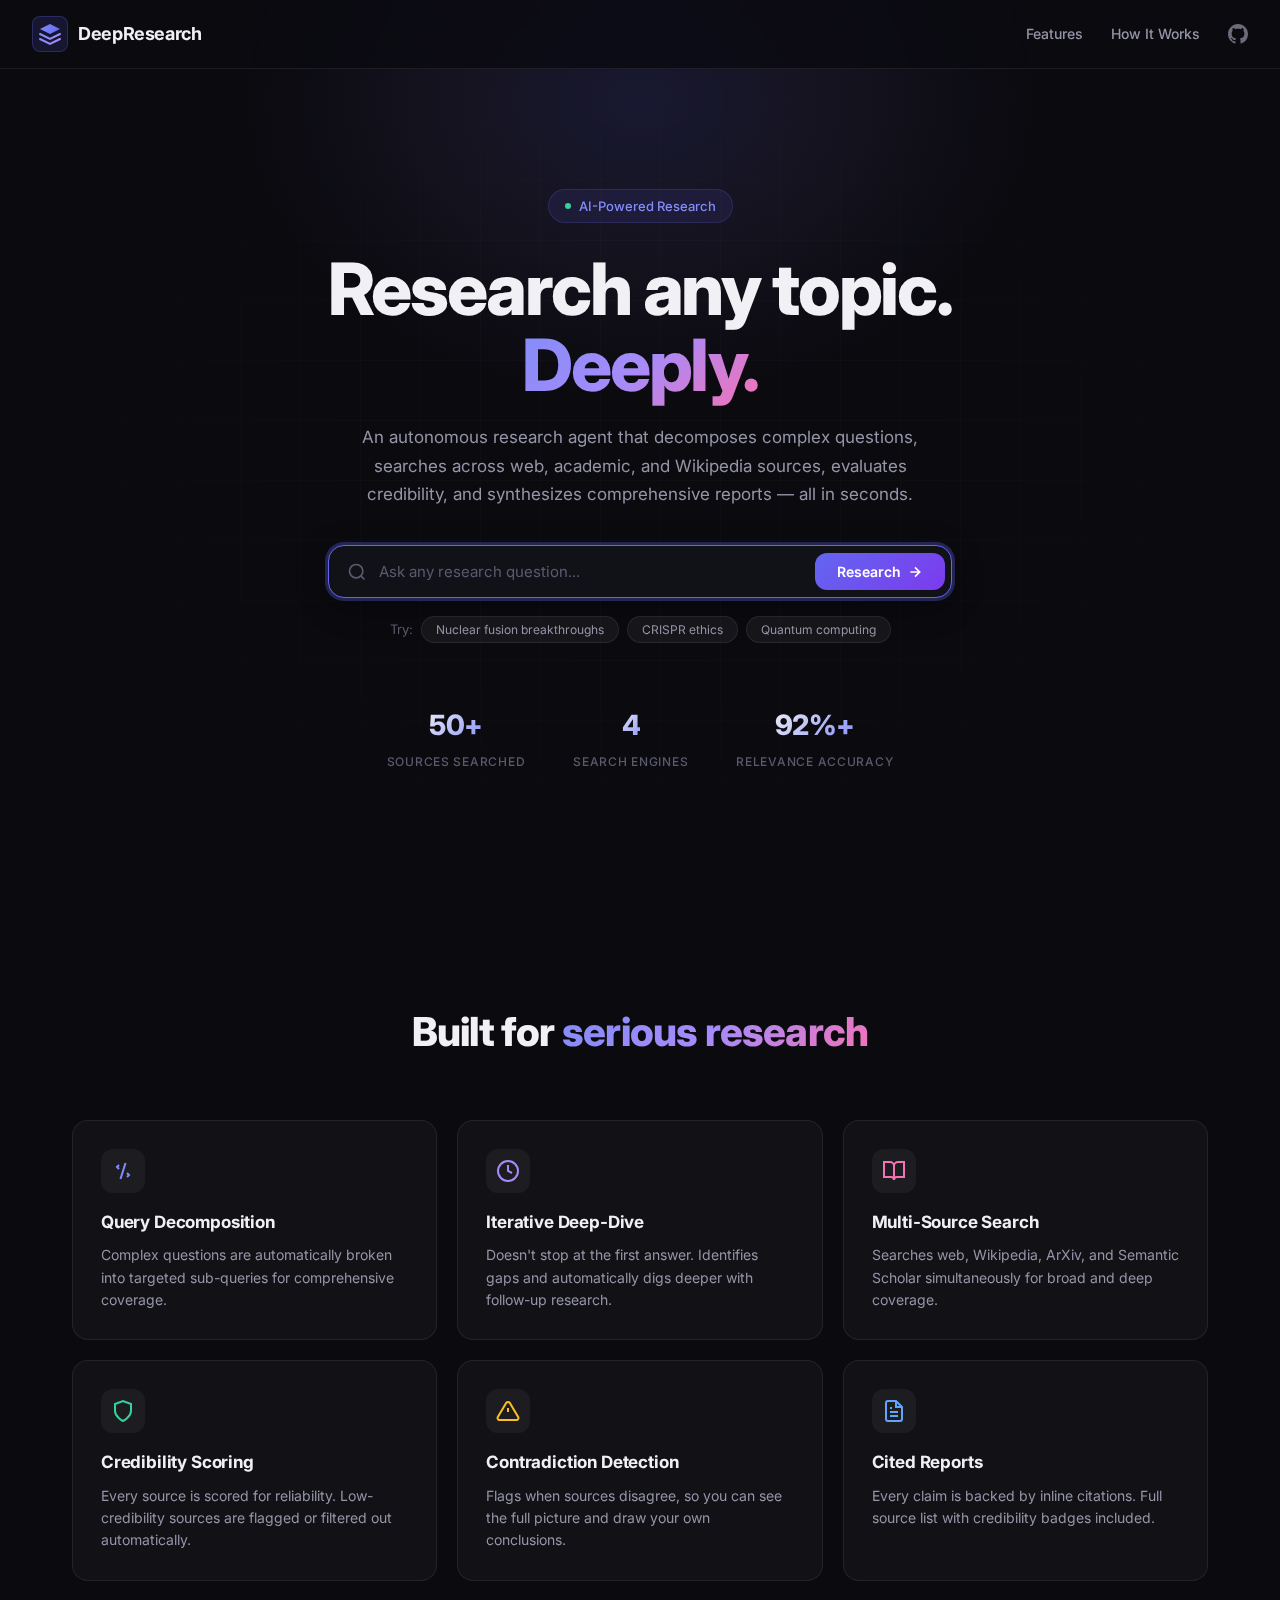
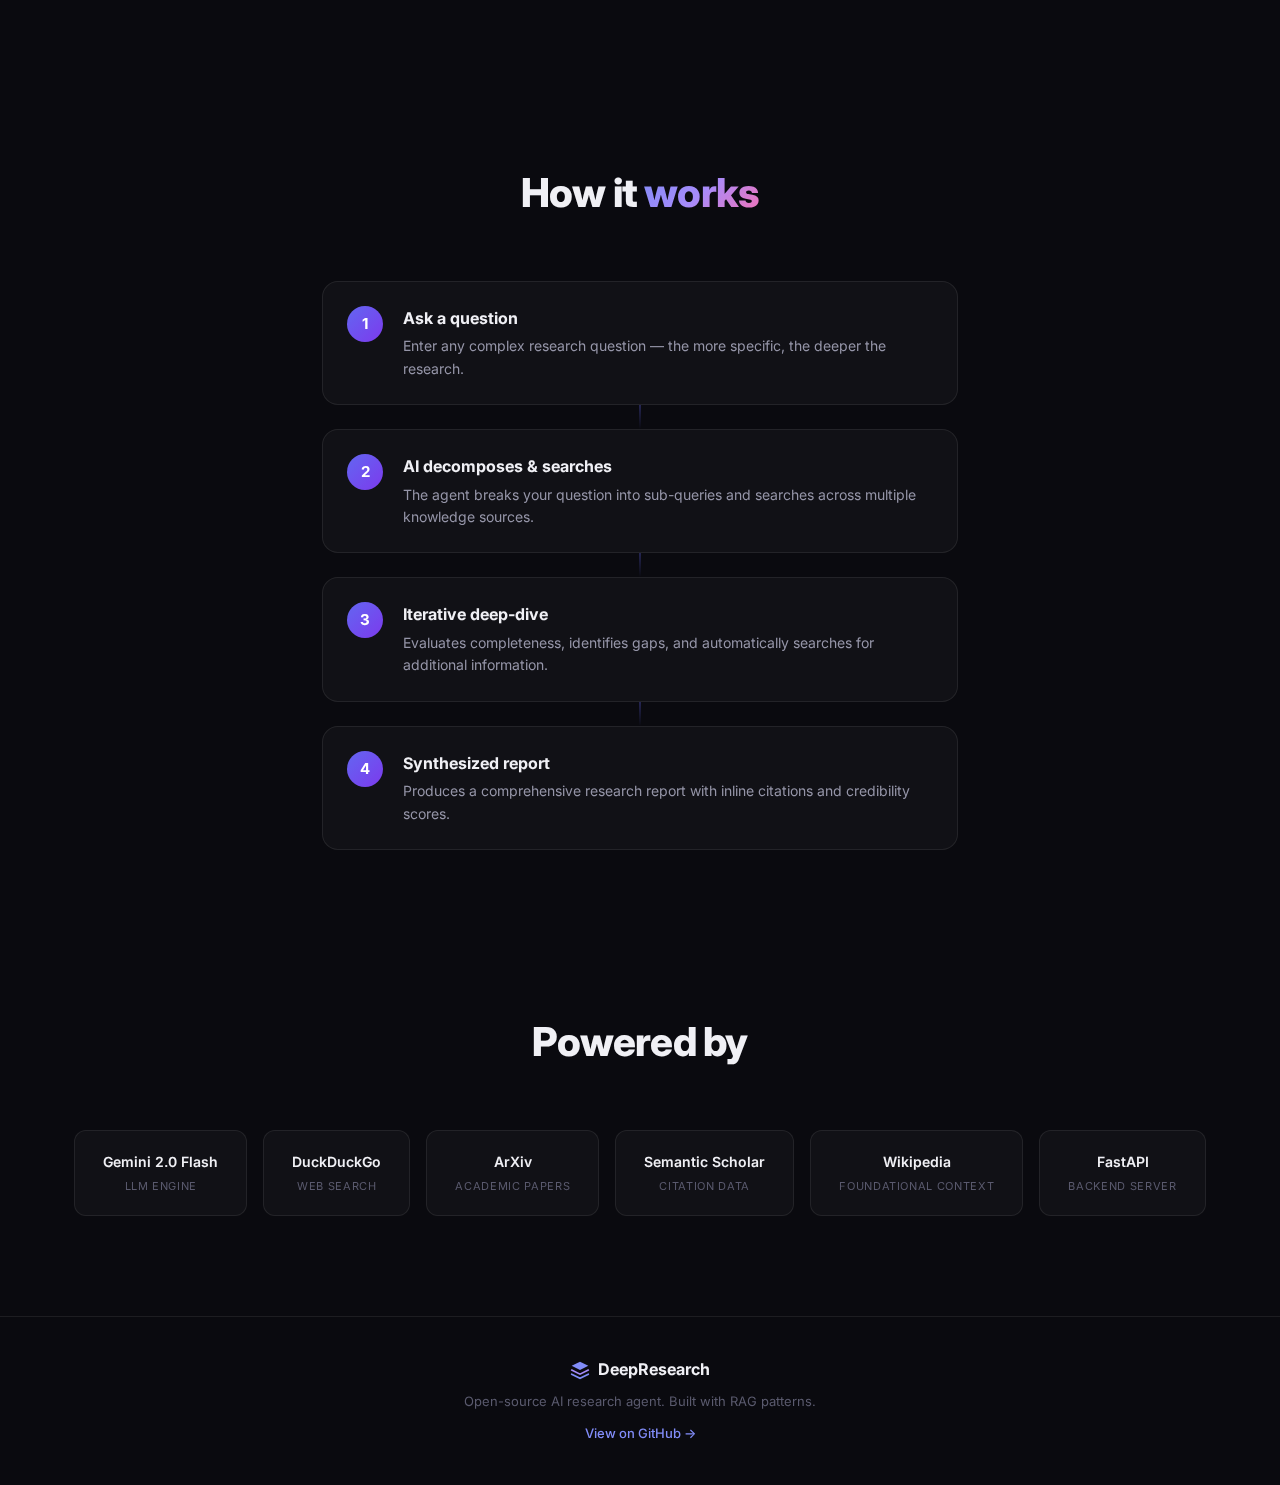
<file: static/index.html>
<!DOCTYPE html>
<html lang="en">
<head>
    <meta charset="UTF-8">
    <meta name="viewport" content="width=device-width, initial-scale=1.0">
    <title>DeepResearch — AI-Powered Research Agent</title>
    <meta name="description" content="Autonomous multi-source research agent powered by AI. Deep-dive into any topic with web, academic, and Wikipedia sources.">
    <link rel="preconnect" href="https://fonts.googleapis.com">
    <link href="https://fonts.googleapis.com/css2?family=Inter:wght@300;400;500;600;700;800;900&family=JetBrains+Mono:wght@400;500&display=swap" rel="stylesheet">
    <link rel="stylesheet" href="/static/css/style.css">
</head>
<body>
    <!-- Nav -->
    <nav class="nav">
        <a href="/" class="nav-logo">
            <div class="logo-icon">
                <svg width="24" height="24" viewBox="0 0 24 24" fill="none">
                    <path d="M12 2L2 7L12 12L22 7L12 2Z" fill="url(#grad1)"/>
                    <path d="M2 17L12 22L22 17" stroke="url(#grad2)" stroke-width="2" stroke-linecap="round"/>
                    <path d="M2 12L12 17L22 12" stroke="url(#grad2)" stroke-width="2" stroke-linecap="round"/>
                    <defs>
                        <linearGradient id="grad1" x1="2" y1="2" x2="22" y2="12" gradientUnits="userSpaceOnUse">
                            <stop stop-color="#818cf8"/><stop offset="1" stop-color="#6366f1"/>
                        </linearGradient>
                        <linearGradient id="grad2" x1="2" y1="12" x2="22" y2="22" gradientUnits="userSpaceOnUse">
                            <stop stop-color="#818cf8"/><stop offset="1" stop-color="#a78bfa"/>
                        </linearGradient>
                    </defs>
                </svg>
            </div>
            <span>DeepResearch</span>
        </a>
        <div class="nav-links">
            <a href="#features">Features</a>
            <a href="#how-it-works">How It Works</a>
            <a href="https://github.com/KingReaper6940/AI-Research-Agent" target="_blank" class="nav-github">
                <svg width="20" height="20" viewBox="0 0 24 24" fill="currentColor"><path d="M12 0C5.37 0 0 5.37 0 12c0 5.31 3.435 9.795 8.205 11.385.6.105.825-.255.825-.57 0-.285-.015-1.23-.015-2.235-3.015.555-3.795-.735-4.035-1.41-.135-.345-.72-1.41-1.23-1.695-.42-.225-1.02-.78-.015-.795.945-.015 1.62.87 1.845 1.23 1.08 1.815 2.805 1.305 3.495.99.105-.78.42-1.305.765-1.605-2.67-.3-5.46-1.335-5.46-5.925 0-1.305.465-2.385 1.23-3.225-.12-.3-.54-1.53.12-3.18 0 0 1.005-.315 3.3 1.23.96-.27 1.98-.405 3-.405s2.04.135 3 .405c2.295-1.56 3.3-1.23 3.3-1.23.66 1.65.24 2.88.12 3.18.765.84 1.23 1.905 1.23 3.225 0 4.605-2.805 5.625-5.475 5.925.435.375.81 1.095.81 2.22 0 1.605-.015 2.895-.015 3.3 0 .315.225.69.825.57A12.02 12.02 0 0024 12c0-6.63-5.37-12-12-12z"/></svg>
            </a>
        </div>
    </nav>

    <!-- Hero -->
    <section class="hero">
        <div class="hero-glow"></div>
        <div class="hero-grid"></div>
        <div class="hero-content">
            <div class="hero-badge">
                <span class="badge-dot"></span>
                AI-Powered Research
            </div>
            <h1>Research any topic.<br><span class="gradient-text">Deeply.</span></h1>
            <p class="hero-subtitle">
                An autonomous research agent that decomposes complex questions, searches across web, academic, and Wikipedia sources, 
                evaluates credibility, and synthesizes comprehensive reports — all in seconds.
            </p>
            <form class="search-form" id="searchForm">
                <div class="search-container">
                    <svg class="search-icon" width="20" height="20" viewBox="0 0 24 24" fill="none" stroke="currentColor" stroke-width="2">
                        <circle cx="11" cy="11" r="8"/><path d="M21 21l-4.35-4.35"/>
                    </svg>
                    <input type="text" id="searchInput" class="search-input" 
                           placeholder="Ask any research question..." 
                           autocomplete="off" spellcheck="false">
                    <button type="submit" class="search-btn">
                        Research
                        <svg width="16" height="16" viewBox="0 0 24 24" fill="none" stroke="currentColor" stroke-width="2.5">
                            <path d="M5 12h14M12 5l7 7-7 7"/>
                        </svg>
                    </button>
                </div>
            </form>
            <div class="example-queries">
                <span class="example-label">Try:</span>
                <button class="example-chip" data-query="What are the latest breakthroughs in nuclear fusion energy?">Nuclear fusion breakthroughs</button>
                <button class="example-chip" data-query="How does CRISPR gene editing work and what are its ethical implications?">CRISPR ethics</button>
                <button class="example-chip" data-query="What is the current state of quantum computing and when will it be practical?">Quantum computing</button>
            </div>
        </div>
        <div class="hero-stats">
            <div class="stat">
                <span class="stat-number">50+</span>
                <span class="stat-label">Sources Searched</span>
            </div>
            <div class="stat">
                <span class="stat-number">4</span>
                <span class="stat-label">Search Engines</span>
            </div>
            <div class="stat">
                <span class="stat-number">92%+</span>
                <span class="stat-label">Relevance Accuracy</span>
            </div>
        </div>
    </section>

    <!-- Features -->
    <section class="features" id="features">
        <h2 class="section-title">Built for <span class="gradient-text">serious research</span></h2>
        <div class="features-grid">
            <div class="feature-card">
                <div class="feature-icon" style="--accent: #818cf8;">
                    <svg width="24" height="24" viewBox="0 0 24 24" fill="none" stroke="currentColor" stroke-width="2">
                        <path d="M16 18l2-2-2-2"/><path d="M8 6L6 8l2 2"/>
                        <path d="M14.5 4l-5 16"/>
                    </svg>
                </div>
                <h3>Query Decomposition</h3>
                <p>Complex questions are automatically broken into targeted sub-queries for comprehensive coverage.</p>
            </div>
            <div class="feature-card">
                <div class="feature-icon" style="--accent: #a78bfa;">
                    <svg width="24" height="24" viewBox="0 0 24 24" fill="none" stroke="currentColor" stroke-width="2">
                        <circle cx="12" cy="12" r="10"/><path d="M12 6v6l4 2"/>
                    </svg>
                </div>
                <h3>Iterative Deep-Dive</h3>
                <p>Doesn't stop at the first answer. Identifies gaps and automatically digs deeper with follow-up research.</p>
            </div>
            <div class="feature-card">
                <div class="feature-icon" style="--accent: #f472b6;">
                    <svg width="24" height="24" viewBox="0 0 24 24" fill="none" stroke="currentColor" stroke-width="2">
                        <path d="M2 3h6a4 4 0 014 4v14a3 3 0 00-3-3H2z"/><path d="M22 3h-6a4 4 0 00-4 4v14a3 3 0 013-3h7z"/>
                    </svg>
                </div>
                <h3>Multi-Source Search</h3>
                <p>Searches web, Wikipedia, ArXiv, and Semantic Scholar simultaneously for broad and deep coverage.</p>
            </div>
            <div class="feature-card">
                <div class="feature-icon" style="--accent: #34d399;">
                    <svg width="24" height="24" viewBox="0 0 24 24" fill="none" stroke="currentColor" stroke-width="2">
                        <path d="M12 22s8-4 8-10V5l-8-3-8 3v7c0 6 8 10 8 10z"/>
                    </svg>
                </div>
                <h3>Credibility Scoring</h3>
                <p>Every source is scored for reliability. Low-credibility sources are flagged or filtered out automatically.</p>
            </div>
            <div class="feature-card">
                <div class="feature-icon" style="--accent: #fbbf24;">
                    <svg width="24" height="24" viewBox="0 0 24 24" fill="none" stroke="currentColor" stroke-width="2">
                        <path d="M10.29 3.86L1.82 18a2 2 0 001.71 3h16.94a2 2 0 001.71-3L13.71 3.86a2 2 0 00-3.42 0z"/>
                        <line x1="12" y1="9" x2="12" y2="13"/><line x1="12" y1="17" x2="12.01" y2="17"/>
                    </svg>
                </div>
                <h3>Contradiction Detection</h3>
                <p>Flags when sources disagree, so you can see the full picture and draw your own conclusions.</p>
            </div>
            <div class="feature-card">
                <div class="feature-icon" style="--accent: #60a5fa;">
                    <svg width="24" height="24" viewBox="0 0 24 24" fill="none" stroke="currentColor" stroke-width="2">
                        <path d="M14 2H6a2 2 0 00-2 2v16a2 2 0 002 2h12a2 2 0 002-2V8z"/>
                        <path d="M14 2v6h6"/><line x1="16" y1="13" x2="8" y2="13"/>
                        <line x1="16" y1="17" x2="8" y2="17"/><path d="M10 9H8"/>
                    </svg>
                </div>
                <h3>Cited Reports</h3>
                <p>Every claim is backed by inline citations. Full source list with credibility badges included.</p>
            </div>
        </div>
    </section>

    <!-- How It Works -->
    <section class="how-it-works" id="how-it-works">
        <h2 class="section-title">How it <span class="gradient-text">works</span></h2>
        <div class="steps">
            <div class="step">
                <div class="step-number">1</div>
                <div class="step-content">
                    <h3>Ask a question</h3>
                    <p>Enter any complex research question — the more specific, the deeper the research.</p>
                </div>
            </div>
            <div class="step-connector"></div>
            <div class="step">
                <div class="step-number">2</div>
                <div class="step-content">
                    <h3>AI decomposes & searches</h3>
                    <p>The agent breaks your question into sub-queries and searches across multiple knowledge sources.</p>
                </div>
            </div>
            <div class="step-connector"></div>
            <div class="step">
                <div class="step-number">3</div>
                <div class="step-content">
                    <h3>Iterative deep-dive</h3>
                    <p>Evaluates completeness, identifies gaps, and automatically searches for additional information.</p>
                </div>
            </div>
            <div class="step-connector"></div>
            <div class="step">
                <div class="step-number">4</div>
                <div class="step-content">
                    <h3>Synthesized report</h3>
                    <p>Produces a comprehensive research report with inline citations and credibility scores.</p>
                </div>
            </div>
        </div>
    </section>

    <!-- Tech Stack -->
    <section class="tech-stack">
        <h2 class="section-title">Powered by</h2>
        <div class="tech-logos">
            <div class="tech-item">
                <span class="tech-name">Gemini 2.0 Flash</span>
                <span class="tech-desc">LLM Engine</span>
            </div>
            <div class="tech-item">
                <span class="tech-name">DuckDuckGo</span>
                <span class="tech-desc">Web Search</span>
            </div>
            <div class="tech-item">
                <span class="tech-name">ArXiv</span>
                <span class="tech-desc">Academic Papers</span>
            </div>
            <div class="tech-item">
                <span class="tech-name">Semantic Scholar</span>
                <span class="tech-desc">Citation Data</span>
            </div>
            <div class="tech-item">
                <span class="tech-name">Wikipedia</span>
                <span class="tech-desc">Foundational Context</span>
            </div>
            <div class="tech-item">
                <span class="tech-name">FastAPI</span>
                <span class="tech-desc">Backend Server</span>
            </div>
        </div>
    </section>

    <!-- Footer -->
    <footer class="footer">
        <div class="footer-content">
            <div class="footer-logo">
                <svg width="20" height="20" viewBox="0 0 24 24" fill="none">
                    <path d="M12 2L2 7L12 12L22 7L12 2Z" fill="#818cf8"/>
                    <path d="M2 17L12 22L22 17" stroke="#818cf8" stroke-width="2" stroke-linecap="round"/>
                    <path d="M2 12L12 17L22 12" stroke="#a78bfa" stroke-width="2" stroke-linecap="round"/>
                </svg>
                <span>DeepResearch</span>
            </div>
            <p>Open-source AI research agent. Built with RAG patterns.</p>
            <a href="https://github.com/KingReaper6940/AI-Research-Agent" target="_blank" class="footer-link">View on GitHub →</a>
        </div>
    </footer>

    <script src="/static/js/app.js"></script>
</body>
</html>
</file>
<file: static/css/style.css>
/* ── DeepResearch — Premium Design System ──────────────── */
/* Dark theme, glassmorphism, Indigo/Violet accent palette */

/* ══ Reset & Base ══════════════════════════════════════════ */
*, *::before, *::after {
    margin: 0;
    padding: 0;
    box-sizing: border-box;
}

:root {
    /* Colors */
    --bg-primary: #0a0a0f;
    --bg-secondary: #111118;
    --bg-tertiary: #1a1a24;
    --bg-card: rgba(255, 255, 255, 0.03);
    --bg-card-hover: rgba(255, 255, 255, 0.06);
    --bg-glass: rgba(255, 255, 255, 0.05);
    --border: rgba(255, 255, 255, 0.08);
    --border-hover: rgba(255, 255, 255, 0.15);
    --text-primary: #f0f0f5;
    --text-secondary: #9595a8;
    --text-muted: #5a5a6e;
    --accent: #6366f1;
    --accent-light: #818cf8;
    --accent-lighter: #a78bfa;
    --accent-glow: rgba(99, 102, 241, 0.3);
    --green: #34d399;
    --yellow: #fbbf24;
    --red: #f87171;
    --pink: #f472b6;

    /* Typography */
    --font-sans: 'Inter', -apple-system, BlinkMacSystemFont, sans-serif;
    --font-mono: 'JetBrains Mono', 'Fira Code', monospace;

    /* Spacing */
    --container: 1200px;
    --radius: 12px;
    --radius-sm: 8px;
    --radius-lg: 16px;
}

html {
    scroll-behavior: smooth;
}

body {
    font-family: var(--font-sans);
    background: var(--bg-primary);
    color: var(--text-primary);
    line-height: 1.6;
    -webkit-font-smoothing: antialiased;
    overflow-x: hidden;
}

a {
    color: var(--accent-light);
    text-decoration: none;
    transition: color 0.2s;
}
a:hover {
    color: var(--accent-lighter);
}

/* ══ Navigation ═══════════════════════════════════════════ */
.nav {
    position: fixed;
    top: 0;
    left: 0;
    right: 0;
    z-index: 100;
    display: flex;
    align-items: center;
    justify-content: space-between;
    padding: 16px 32px;
    background: rgba(10, 10, 15, 0.8);
    backdrop-filter: blur(20px) saturate(180%);
    -webkit-backdrop-filter: blur(20px) saturate(180%);
    border-bottom: 1px solid var(--border);
}

.nav-logo {
    display: flex;
    align-items: center;
    gap: 10px;
    color: var(--text-primary);
    font-weight: 700;
    font-size: 18px;
    letter-spacing: -0.02em;
}

.logo-icon {
    display: flex;
    align-items: center;
    justify-content: center;
    width: 36px;
    height: 36px;
    border-radius: var(--radius-sm);
    background: rgba(99, 102, 241, 0.15);
    border: 1px solid rgba(99, 102, 241, 0.25);
}

.nav-links {
    display: flex;
    align-items: center;
    gap: 28px;
}

.nav-links a {
    color: var(--text-secondary);
    font-size: 14px;
    font-weight: 500;
    transition: color 0.2s;
}
.nav-links a:hover {
    color: var(--text-primary);
}

.nav-github {
    display: flex;
    align-items: center;
    opacity: 0.7;
    transition: opacity 0.2s;
}
.nav-github:hover {
    opacity: 1;
}

.nav-back {
    color: var(--text-secondary) !important;
    font-size: 14px;
    font-weight: 500;
}

/* ══ Hero ══════════════════════════════════════════════════ */
.hero {
    position: relative;
    min-height: 100vh;
    display: flex;
    flex-direction: column;
    align-items: center;
    justify-content: center;
    padding: 120px 32px 60px;
    text-align: center;
    overflow: hidden;
}

.hero-glow {
    position: absolute;
    top: -200px;
    left: 50%;
    transform: translateX(-50%);
    width: 800px;
    height: 600px;
    background: radial-gradient(
        ellipse at center,
        rgba(99, 102, 241, 0.15) 0%,
        rgba(167, 139, 250, 0.08) 30%,
        transparent 70%
    );
    pointer-events: none;
    animation: glowPulse 8s ease-in-out infinite;
}

@keyframes glowPulse {
    0%, 100% { opacity: 0.8; transform: translateX(-50%) scale(1); }
    50% { opacity: 1; transform: translateX(-50%) scale(1.1); }
}

.hero-grid {
    position: absolute;
    top: 0;
    left: 0;
    right: 0;
    bottom: 0;
    background-image:
        linear-gradient(rgba(255,255,255,0.02) 1px, transparent 1px),
        linear-gradient(90deg, rgba(255,255,255,0.02) 1px, transparent 1px);
    background-size: 60px 60px;
    mask-image: radial-gradient(ellipse at center, black 30%, transparent 70%);
    -webkit-mask-image: radial-gradient(ellipse at center, black 30%, transparent 70%);
    pointer-events: none;
}

.hero-content {
    position: relative;
    z-index: 2;
    max-width: 750px;
}

.hero-badge {
    display: inline-flex;
    align-items: center;
    gap: 8px;
    padding: 6px 16px;
    background: rgba(99, 102, 241, 0.1);
    border: 1px solid rgba(99, 102, 241, 0.2);
    border-radius: 100px;
    font-size: 13px;
    font-weight: 500;
    color: var(--accent-light);
    margin-bottom: 28px;
    animation: fadeInUp 0.6s ease-out;
}

.badge-dot {
    width: 6px;
    height: 6px;
    background: var(--green);
    border-radius: 50%;
    animation: dotPulse 2s ease-in-out infinite;
}

@keyframes dotPulse {
    0%, 100% { opacity: 1; }
    50% { opacity: 0.4; }
}

.hero h1 {
    font-size: clamp(40px, 6vw, 72px);
    font-weight: 800;
    line-height: 1.05;
    letter-spacing: -0.03em;
    margin-bottom: 20px;
    animation: fadeInUp 0.6s ease-out 0.1s both;
}

.gradient-text {
    background: linear-gradient(135deg, var(--accent-light) 0%, var(--accent-lighter) 50%, var(--pink) 100%);
    -webkit-background-clip: text;
    -webkit-text-fill-color: transparent;
    background-clip: text;
}

.hero-subtitle {
    font-size: 17px;
    line-height: 1.7;
    color: var(--text-secondary);
    max-width: 600px;
    margin: 0 auto 36px;
    animation: fadeInUp 0.6s ease-out 0.2s both;
}

@keyframes fadeInUp {
    from { opacity: 0; transform: translateY(16px); }
    to { opacity: 1; transform: translateY(0); }
}

/* ══ Search Form ══════════════════════════════════════════ */
.search-form {
    animation: fadeInUp 0.6s ease-out 0.3s both;
}

.search-container {
    display: flex;
    align-items: center;
    gap: 8px;
    background: var(--bg-secondary);
    border: 1px solid var(--border);
    border-radius: var(--radius-lg);
    padding: 6px 6px 6px 18px;
    transition: border-color 0.3s, box-shadow 0.3s;
    max-width: 650px;
    margin: 0 auto;
}

.search-container:focus-within {
    border-color: var(--accent);
    box-shadow: 0 0 0 3px var(--accent-glow), 0 8px 32px rgba(0,0,0,0.3);
}

.search-icon {
    color: var(--text-muted);
    flex-shrink: 0;
}

.search-input {
    flex: 1;
    background: none;
    border: none;
    outline: none;
    color: var(--text-primary);
    font-family: var(--font-sans);
    font-size: 15px;
    padding: 10px 4px;
}

.search-input::placeholder {
    color: var(--text-muted);
}

.search-btn {
    display: flex;
    align-items: center;
    gap: 6px;
    padding: 10px 22px;
    background: linear-gradient(135deg, var(--accent) 0%, #7c3aed 100%);
    color: white;
    border: none;
    border-radius: var(--radius);
    font-family: var(--font-sans);
    font-size: 14px;
    font-weight: 600;
    cursor: pointer;
    transition: transform 0.15s, box-shadow 0.2s;
    white-space: nowrap;
}

.search-btn:hover {
    transform: translateY(-1px);
    box-shadow: 0 4px 20px var(--accent-glow);
}

.search-btn:active {
    transform: translateY(0);
}

/* ══ Example Queries ═══════════════════════════════════════ */
.example-queries {
    display: flex;
    align-items: center;
    justify-content: center;
    gap: 8px;
    margin-top: 18px;
    flex-wrap: wrap;
    animation: fadeInUp 0.6s ease-out 0.4s both;
}

.example-label {
    font-size: 13px;
    color: var(--text-muted);
}

.example-chip {
    padding: 5px 14px;
    background: var(--bg-glass);
    border: 1px solid var(--border);
    border-radius: 100px;
    color: var(--text-secondary);
    font-family: var(--font-sans);
    font-size: 12px;
    cursor: pointer;
    transition: all 0.2s;
}

.example-chip:hover {
    background: var(--bg-card-hover);
    border-color: var(--border-hover);
    color: var(--text-primary);
}

/* ══ Hero Stats ═══════════════════════════════════════════ */
.hero-stats {
    display: flex;
    gap: 48px;
    margin-top: 60px;
    position: relative;
    z-index: 2;
    animation: fadeInUp 0.6s ease-out 0.5s both;
}

.stat {
    display: flex;
    flex-direction: column;
    align-items: center;
    gap: 4px;
}

.stat-number {
    font-size: 28px;
    font-weight: 800;
    letter-spacing: -0.02em;
    background: linear-gradient(135deg, var(--text-primary) 0%, var(--accent-light) 100%);
    -webkit-background-clip: text;
    -webkit-text-fill-color: transparent;
    background-clip: text;
}

.stat-label {
    font-size: 12px;
    color: var(--text-muted);
    text-transform: uppercase;
    letter-spacing: 0.06em;
    font-weight: 500;
}

/* ══ Features ══════════════════════════════════════════════ */
.features {
    padding: 100px 32px;
    max-width: var(--container);
    margin: 0 auto;
}

.section-title {
    font-size: clamp(28px, 4vw, 40px);
    font-weight: 800;
    letter-spacing: -0.02em;
    text-align: center;
    margin-bottom: 56px;
}

.features-grid {
    display: grid;
    grid-template-columns: repeat(auto-fit, minmax(320px, 1fr));
    gap: 20px;
}

.feature-card {
    padding: 28px;
    background: var(--bg-card);
    border: 1px solid var(--border);
    border-radius: var(--radius-lg);
    transition: all 0.3s;
}

.feature-card:hover {
    background: var(--bg-card-hover);
    border-color: var(--border-hover);
    transform: translateY(-2px);
}

.feature-icon {
    display: flex;
    align-items: center;
    justify-content: center;
    width: 44px;
    height: 44px;
    border-radius: var(--radius);
    background: rgba(255,255,255,0.05);
    color: var(--accent, #818cf8);
    margin-bottom: 16px;
}

.feature-card h3 {
    font-size: 17px;
    font-weight: 700;
    margin-bottom: 8px;
    letter-spacing: -0.01em;
}

.feature-card p {
    font-size: 14px;
    color: var(--text-secondary);
    line-height: 1.6;
}

/* ══ How It Works ══════════════════════════════════════════ */
.how-it-works {
    padding: 80px 32px 100px;
    max-width: 700px;
    margin: 0 auto;
}

.steps {
    display: flex;
    flex-direction: column;
    align-items: center;
    gap: 0;
}

.step {
    display: flex;
    align-items: flex-start;
    gap: 20px;
    width: 100%;
    padding: 24px;
    background: var(--bg-card);
    border: 1px solid var(--border);
    border-radius: var(--radius-lg);
    transition: all 0.3s;
}

.step:hover {
    background: var(--bg-card-hover);
    border-color: var(--border-hover);
}

.step-number {
    display: flex;
    align-items: center;
    justify-content: center;
    width: 36px;
    height: 36px;
    background: linear-gradient(135deg, var(--accent) 0%, #7c3aed 100%);
    color: white;
    border-radius: 50%;
    font-weight: 700;
    font-size: 15px;
    flex-shrink: 0;
}

.step-content h3 {
    font-size: 16px;
    font-weight: 700;
    margin-bottom: 4px;
}

.step-content p {
    font-size: 14px;
    color: var(--text-secondary);
}

.step-connector {
    width: 2px;
    height: 24px;
    background: linear-gradient(180deg, var(--accent) 0%, transparent 100%);
    opacity: 0.3;
}

/* ══ Tech Stack ═══════════════════════════════════════════ */
.tech-stack {
    padding: 60px 32px 100px;
    max-width: var(--container);
    margin: 0 auto;
}

.tech-logos {
    display: flex;
    justify-content: center;
    flex-wrap: wrap;
    gap: 16px;
}

.tech-item {
    display: flex;
    flex-direction: column;
    align-items: center;
    gap: 4px;
    padding: 20px 28px;
    background: var(--bg-card);
    border: 1px solid var(--border);
    border-radius: var(--radius);
    min-width: 140px;
    transition: all 0.2s;
}

.tech-item:hover {
    background: var(--bg-card-hover);
    border-color: var(--border-hover);
}

.tech-name {
    font-size: 14px;
    font-weight: 600;
}

.tech-desc {
    font-size: 11px;
    color: var(--text-muted);
    text-transform: uppercase;
    letter-spacing: 0.06em;
}

/* ══ Footer ═══════════════════════════════════════════════ */
.footer {
    padding: 40px 32px;
    border-top: 1px solid var(--border);
}

.footer-content {
    max-width: var(--container);
    margin: 0 auto;
    text-align: center;
}

.footer-logo {
    display: inline-flex;
    align-items: center;
    gap: 8px;
    font-weight: 700;
    font-size: 16px;
    margin-bottom: 8px;
    color: var(--text-primary);
}

.footer-content p {
    font-size: 13px;
    color: var(--text-muted);
    margin-bottom: 8px;
}

.footer-link {
    font-size: 13px;
    font-weight: 500;
}

/* ══════════════════════════════════════════════════════════ */
/* ══ RESEARCH PAGE STYLES ══════════════════════════════════ */
/* ══════════════════════════════════════════════════════════ */

.research-main {
    padding-top: 80px;
    min-height: 100vh;
    max-width: var(--container);
    margin: 0 auto;
    padding-left: 32px;
    padding-right: 32px;
    padding-bottom: 60px;
}

.research-header {
    padding: 32px 0 24px;
    border-bottom: 1px solid var(--border);
    margin-bottom: 32px;
}

.research-header h1 {
    font-size: clamp(20px, 3vw, 28px);
    font-weight: 700;
    letter-spacing: -0.02em;
    line-height: 1.3;
    margin-bottom: 12px;
}

.research-meta {
    display: flex;
    align-items: center;
    gap: 12px;
}

.meta-badge {
    display: inline-flex;
    align-items: center;
    gap: 6px;
    padding: 4px 12px;
    border-radius: 100px;
    font-size: 12px;
    font-weight: 500;
    font-family: var(--font-mono);
}

.meta-active {
    background: rgba(52, 211, 153, 0.1);
    color: var(--green);
    border: 1px solid rgba(52, 211, 153, 0.2);
}

.meta-complete {
    background: rgba(99, 102, 241, 0.1);
    color: var(--accent-light);
    border: 1px solid rgba(99, 102, 241, 0.2);
}

.pulse-dot {
    width: 6px;
    height: 6px;
    background: var(--green);
    border-radius: 50%;
    animation: dotPulse 1.5s ease-in-out infinite;
}

/* ── Research Layout ─────────────────────────── */
.research-layout {
    display: grid;
    grid-template-columns: 380px 1fr;
    gap: 32px;
    align-items: start;
}

.panel-title {
    display: flex;
    align-items: center;
    gap: 8px;
    font-size: 15px;
    font-weight: 700;
    margin-bottom: 20px;
    color: var(--text-primary);
}

.panel-title svg {
    color: var(--accent-light);
}

/* ── Progress Timeline ───────────────────────── */
.progress-panel {
    position: sticky;
    top: 88px;
    max-height: calc(100vh - 120px);
    overflow-y: auto;
    padding-right: 8px;
}

.progress-panel::-webkit-scrollbar {
    width: 4px;
}
.progress-panel::-webkit-scrollbar-thumb {
    background: var(--border);
    border-radius: 2px;
}

.timeline {
    display: flex;
    flex-direction: column;
    gap: 2px;
}

.timeline-event {
    display: flex;
    gap: 12px;
    padding: 10px 14px;
    border-radius: var(--radius-sm);
    animation: fadeInUp 0.3s ease-out;
    background: transparent;
    transition: background 0.2s;
}

.timeline-event:hover {
    background: var(--bg-card);
}

.timeline-dot-wrap {
    display: flex;
    flex-direction: column;
    align-items: center;
    padding-top: 5px;
}

.timeline-dot {
    width: 8px;
    height: 8px;
    border-radius: 50%;
    flex-shrink: 0;
}

.dot-status { background: var(--accent-light); }
.dot-sub-query { background: var(--accent-lighter); }
.dot-source { background: var(--green); }
.dot-iteration { background: var(--yellow); }
.dot-synthesis { background: var(--pink); }
.dot-complete { background: var(--green); box-shadow: 0 0 8px rgba(52,211,153,0.5); }
.dot-error { background: var(--red); }

.timeline-content {
    flex: 1;
    min-width: 0;
}

.timeline-message {
    font-size: 13px;
    color: var(--text-secondary);
    line-height: 1.5;
    word-break: break-word;
}

.timeline-event[data-type="sub_query"] .timeline-message {
    font-family: var(--font-mono);
    font-size: 12px;
    color: var(--accent-lighter);
}

.timeline-event[data-type="iteration"] .timeline-message {
    color: var(--yellow);
    font-weight: 600;
}

.timeline-event[data-type="complete"] .timeline-message {
    color: var(--green);
    font-weight: 600;
}

.timeline-time {
    font-size: 10px;
    color: var(--text-muted);
    font-family: var(--font-mono);
    margin-top: 2px;
}

/* ── Sources ─────────────────────────────────── */
.source-count {
    display: inline-flex;
    align-items: center;
    justify-content: center;
    min-width: 22px;
    height: 22px;
    padding: 0 6px;
    background: rgba(99, 102, 241, 0.15);
    color: var(--accent-light);
    border-radius: 100px;
    font-size: 11px;
    font-weight: 700;
    font-family: var(--font-mono);
}

.sources-grid {
    display: flex;
    flex-direction: column;
    gap: 8px;
    margin-bottom: 32px;
}

.source-card {
    display: flex;
    align-items: flex-start;
    gap: 12px;
    padding: 14px 16px;
    background: var(--bg-card);
    border: 1px solid var(--border);
    border-radius: var(--radius);
    transition: all 0.2s;
    animation: fadeInUp 0.3s ease-out;
}

.source-card:hover {
    background: var(--bg-card-hover);
    border-color: var(--border-hover);
}

.source-type-badge {
    display: inline-flex;
    align-items: center;
    padding: 2px 8px;
    border-radius: 4px;
    font-size: 10px;
    font-weight: 600;
    text-transform: uppercase;
    letter-spacing: 0.05em;
    flex-shrink: 0;
    margin-top: 2px;
}

.badge-web { background: rgba(96, 165, 250, 0.15); color: #60a5fa; }
.badge-academic { background: rgba(167, 139, 250, 0.15); color: #a78bfa; }
.badge-wikipedia { background: rgba(52, 211, 153, 0.15); color: #34d399; }

.source-info {
    flex: 1;
    min-width: 0;
}

.source-title {
    font-size: 13px;
    font-weight: 600;
    line-height: 1.4;
    margin-bottom: 4px;
    display: -webkit-box;
    -webkit-line-clamp: 2;
    -webkit-box-orient: vertical;
    overflow: hidden;
}

.source-title a {
    color: var(--text-primary);
}
.source-title a:hover {
    color: var(--accent-light);
}

.source-domain {
    font-size: 11px;
    color: var(--text-muted);
    font-family: var(--font-mono);
}

.source-credibility {
    flex-shrink: 0;
    display: flex;
    flex-direction: column;
    align-items: center;
    gap: 2px;
}

.cred-score {
    font-size: 14px;
    font-weight: 700;
    font-family: var(--font-mono);
}

.cred-high { color: var(--green); }
.cred-mid { color: var(--yellow); }
.cred-low { color: var(--red); }

.cred-label {
    font-size: 9px;
    color: var(--text-muted);
    text-transform: uppercase;
    letter-spacing: 0.05em;
}

/* ── Report ──────────────────────────────────── */
.report-section {
    animation: fadeInUp 0.5s ease-out;
}

.report-actions {
    display: flex;
    gap: 8px;
    margin-bottom: 20px;
}

.action-btn {
    display: flex;
    align-items: center;
    gap: 6px;
    padding: 8px 16px;
    background: var(--bg-glass);
    border: 1px solid var(--border);
    border-radius: var(--radius-sm);
    color: var(--text-secondary);
    font-family: var(--font-sans);
    font-size: 13px;
    cursor: pointer;
    transition: all 0.2s;
}

.action-btn:hover {
    background: var(--bg-card-hover);
    border-color: var(--border-hover);
    color: var(--text-primary);
}

.report-content {
    background: var(--bg-card);
    border: 1px solid var(--border);
    border-radius: var(--radius-lg);
    padding: 32px;
    line-height: 1.75;
    font-size: 15px;
}

.report-content h1 {
    font-size: 24px;
    font-weight: 800;
    margin-bottom: 16px;
    letter-spacing: -0.02em;
}

.report-content h2 {
    font-size: 20px;
    font-weight: 700;
    margin-top: 32px;
    margin-bottom: 12px;
    padding-bottom: 8px;
    border-bottom: 1px solid var(--border);
    letter-spacing: -0.01em;
}

.report-content h3 {
    font-size: 16px;
    font-weight: 600;
    margin-top: 24px;
    margin-bottom: 8px;
}

.report-content p {
    margin-bottom: 12px;
    color: var(--text-secondary);
}

.report-content ul, .report-content ol {
    margin-bottom: 12px;
    padding-left: 24px;
}

.report-content li {
    margin-bottom: 6px;
    color: var(--text-secondary);
}

.report-content strong {
    color: var(--text-primary);
    font-weight: 600;
}

.report-content code {
    font-family: var(--font-mono);
    background: rgba(255,255,255,0.06);
    padding: 2px 6px;
    border-radius: 4px;
    font-size: 0.9em;
}

.report-content blockquote {
    border-left: 3px solid var(--accent);
    padding-left: 16px;
    margin: 16px 0;
    color: var(--text-muted);
    font-style: italic;
}

.report-content a {
    color: var(--accent-light);
    text-decoration: underline;
    text-underline-offset: 2px;
}

.report-content hr {
    border: none;
    border-top: 1px solid var(--border);
    margin: 24px 0;
}

/* ══ Responsive ═══════════════════════════════════════════ */
@media (max-width: 900px) {
    .research-layout {
        grid-template-columns: 1fr;
    }
    .progress-panel {
        position: static;
        max-height: 300px;
        overflow-y: auto;
        border-bottom: 1px solid var(--border);
        padding-bottom: 20px;
        margin-bottom: 20px;
    }
}

@media (max-width: 600px) {
    .nav { padding: 12px 16px; }
    .nav-links a:not(.nav-github) { display: none; }
    .hero { padding: 100px 16px 40px; }
    .hero-stats { gap: 24px; }
    .features { padding: 60px 16px; }
    .features-grid { grid-template-columns: 1fr; }
    .research-main { padding-left: 16px; padding-right: 16px; }
    .report-content { padding: 20px; }
}
</file>
